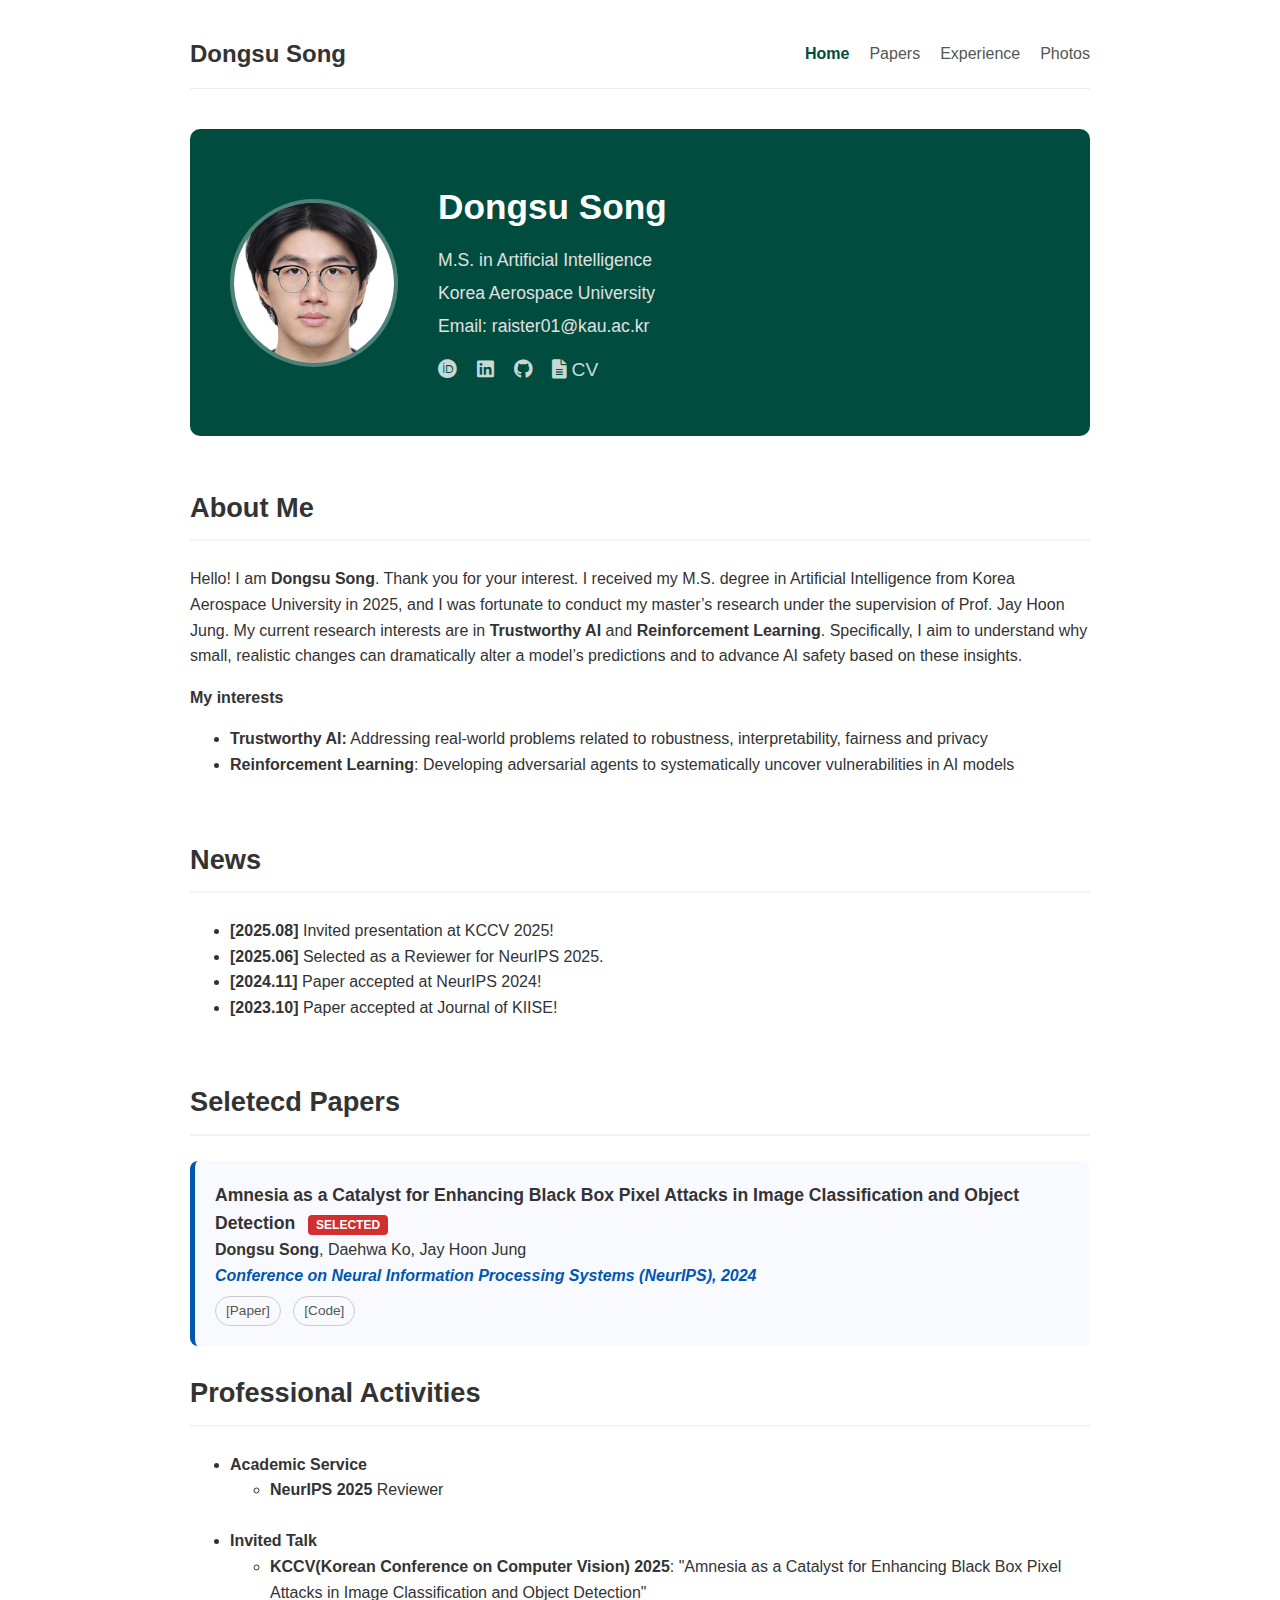
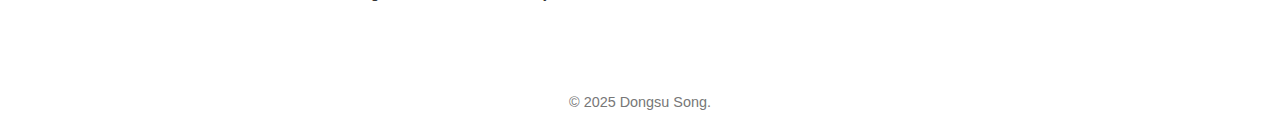
<file: index.html>
<!DOCTYPE html>
<html lang="en">
<head>
    <meta charset="UTF-8">
    <meta name="viewport" content="width=device-width, initial-scale=1.0">
    <title>Dongsu Song - Home</title>
    <link href="https://cdnjs.cloudflare.com/ajax/libs/font-awesome/6.0.0/css/all.min.css" rel="stylesheet">
    <link rel="stylesheet" href="style.css"> </head>
<body>
    <nav>
        <a href="index.html" class="nav-logo">Dongsu Song</a>
        <ul class="nav-menu">
            <li><a href="index.html" class="active">Home</a></li>
            <li><a href="publications.html">Papers</a></li>
            <li><a href="experience.html">Experience</a></li>
            <li><a href="photos.html">Photos</a></li>
        </ul>
    </nav>

    <header>
        <img src="contents/Dongsu song.jpg" alt="Dongsu Song" class="profile-photo">
        <div class="header-info">
            <h1>Dongsu Song</h1>
            <p>M.S. in Artificial Intelligence</p>
            <p>Korea Aerospace University</p>
            <p>Email: raister01@kau.ac.kr</p>
            <div class="social-links">
                <a href="https://orcid.org/0009-0006-1443-5736" target="_blank" title="ORCID"><i class="fab fa-orcid"></i>
                <a href="https://www.linkedin.com/in/dongsu-song-05a194286/" target="_blank"><i class="fab fa-linkedin"></i></a>
                <a href="https://github.com/KAU-QuantumAILab" target="_blank"><i class="fab fa-github"></i></a>
                <a href="contents/CV_Song.pdf" target="_blank"><i class="fas fa-file-alt"></i> CV</a>
            </div>
        </div>
    </header>

    <section>
        <h2>About Me</h2>
        <p>
            Hello! I am <strong>Dongsu Song</strong>. Thank you for your interest. I received my M.S. degree in Artificial Intelligence from Korea Aerospace University in 2025, 
            and I was fortunate to conduct my master’s research under the supervision of Prof. Jay Hoon Jung.
            My current research interests are in <strong>Trustworthy AI</strong> and <strong>Reinforcement Learning</strong>. Specifically, I aim to understand why small, realistic changes can dramatically alter a model’s predictions and to advance AI safety based on these insights.
        </p>
        <p><strong>My interests</strong></p>
        <ul>
            <li><strong>Trustworthy AI:</strong> Addressing real-world problems related to robustness, interpretability, fairness and privacy</li>
            <li><strong>Reinforcement Learning</strong>: Developing adversarial agents to systematically uncover vulnerabilities in AI models</li>
        </ul>  
    </section>

    <section>
        <h2>News</h2>
        <ul>
            <li><strong>[2025.08]</strong> Invited presentation at KCCV 2025!</li>
            <li><strong>[2025.06]</strong> Selected as a Reviewer for NeurIPS 2025.</li>
            <li><strong>[2024.11]</strong> Paper accepted at NeurIPS 2024!</li>
            <li><strong>[2023.10]</strong> Paper accepted at Journal of KIISE!</li>
        </ul>
    </section>
    <section>
        <h2>Seletecd Papers</h2>

        <div class="publication-item highlight-paper">
            <div class="pub-title">
                Amnesia as a Catalyst for Enhancing Black Box Pixel Attacks in Image Classification and Object Detection
                <span class="badge">Selected</span>
            </div>
            <div class="pub-authors"><strong>Dongsu Song</strong>, Daehwa Ko, Jay Hoon Jung</div>
            <div class="pub-venue">
                <strong>Conference on Neural Information Processing Systems (NeurIPS), 2024</strong>
            </div>
            <div class="pub-links">
                <a href="https://papers.nips.cc/paper_files/paper/2024/hash/9e770fcdb456400325c11d58b3a04d08-Abstract-Conference.html" target="_blank">[Paper]</a>
                <a href="https://github.com/KAU-QuantumAILab/RFPAR" target="_blank">[Code]</a>
            </div>
        </div>

    <section>
        <h2>Professional Activities</h2>
        <ul>
            <li>
                <strong>Academic Service</strong>
                <ul>
                    <li><strong>NeurIPS 2025</strong> Reviewer</li>
                </ul>
            </li>
            <br>
            <li>
                <strong>Invited Talk</strong>
                <ul>
                    <li><strong>KCCV(Korean Conference on Computer Vision) 2025</strong>: "Amnesia as a Catalyst for Enhancing Black Box Pixel Attacks in Image Classification and Object Detection"</li>
                </ul>
            </li>
            <br>
        </ul>
    </section>

        
    </section>

    <footer style="text-align: center; margin-top: 50px; color: #777; font-size: 0.9rem;">
        &copy; 2025 Dongsu Song.
    </footer>
</body>
</html>
</file>
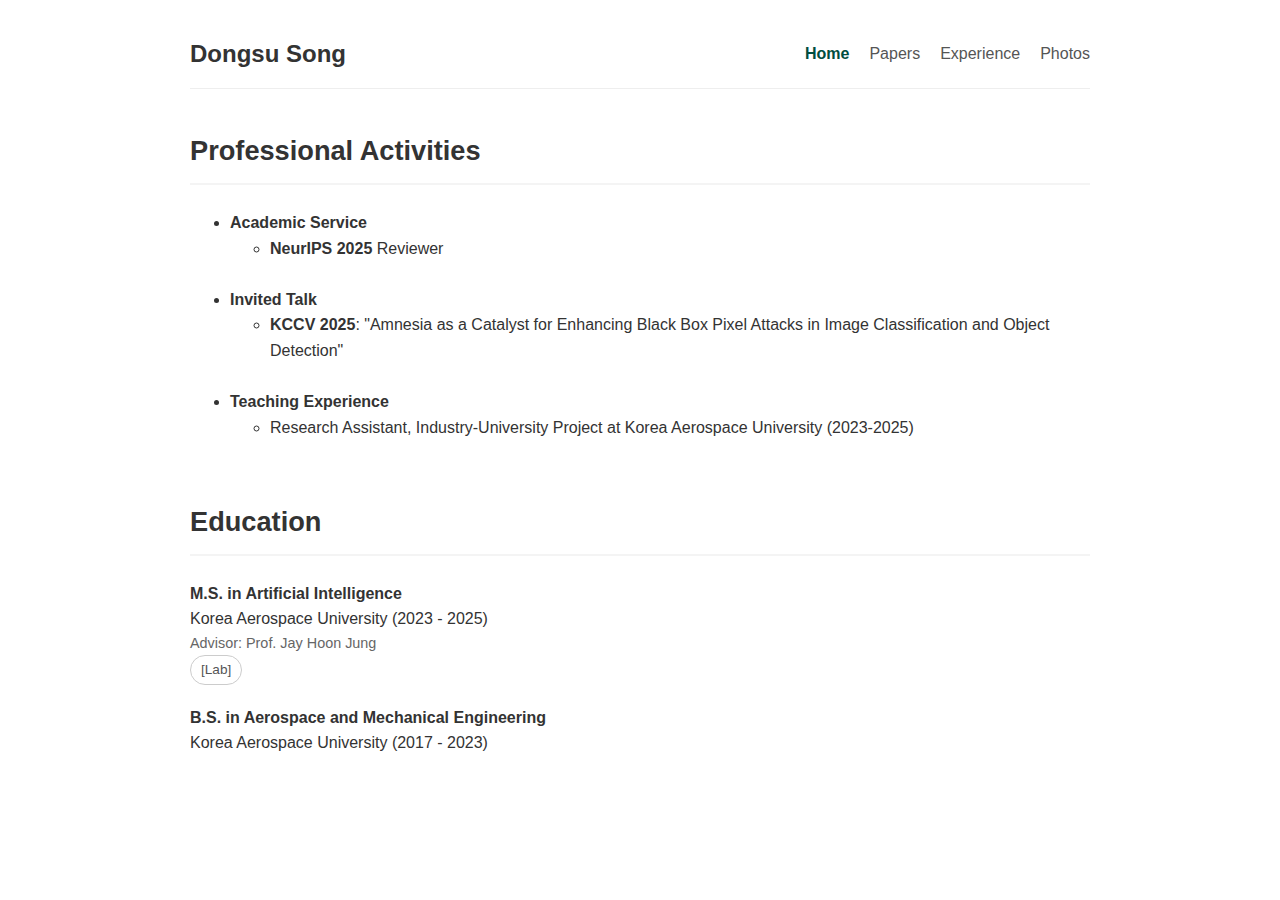
<file: experience.html>
<!DOCTYPE html>
<html lang="en">
<head>
    <meta charset="UTF-8">
    <meta name="viewport" content="width=device-width, initial-scale=1.0">
    <title>Experience - Dongsu Song</title>
    <link href="https://cdnjs.cloudflare.com/ajax/libs/font-awesome/6.0.0/css/all.min.css" rel="stylesheet">
    <link rel="stylesheet" href="style.css">
</head>
<body>
    <nav>
        <a href="index.html" class="nav-logo">Dongsu Song</a>
        <ul class="nav-menu">
            <li><a href="index.html" class="active">Home</a></li>
            <li><a href="publications.html">Papers</a></li>
            <li><a href="experience.html">Experience</a></li>
            <li><a href="photos.html">Photos</a></li>
        </ul>
    </nav>

    <section>
        <h2>Professional Activities</h2>
        <ul>
            <li>
                <strong>Academic Service</strong>
                <ul>
                    <li><strong>NeurIPS 2025</strong> Reviewer</li>
                </ul>
            </li>
            <br>
            <li>
                <strong>Invited Talk</strong>
                <ul>
                    <li><strong>KCCV 2025</strong>: "Amnesia as a Catalyst for Enhancing Black Box Pixel Attacks in Image Classification and Object Detection"</li>
                </ul>
            </li>
            <br>
            <li>
                <strong>Teaching Experience</strong>
                <ul>
                    <li>Research Assistant, Industry-University Project at Korea Aerospace University (2023-2025)</li>
                </ul>
            </li>
        </ul>
    </section>

    <section>
        <h2>Education</h2>
        <div style="margin-bottom: 20px;">
            <div style="font-weight: bold;">M.S. in Artificial Intelligence</div>
            <div>Korea Aerospace University (2023 - 2025)</div>
            <div style="color: #666; font-size: 0.9rem;">Advisor: Prof. Jay Hoon Jung</div>
            <div class="pub-links">
                <a href="#" target="https://sites.google.com/view/quantum-ai-lab/home?pli=1">[Lab]</a>
            </div>
        </div>
        <div>
            <div style="font-weight: bold;">B.S. in Aerospace and Mechanical Engineering</div>
            <div>Korea Aerospace University (2017 - 2023)</div>
        </div>
    </section>
</body>
</html>
</file>
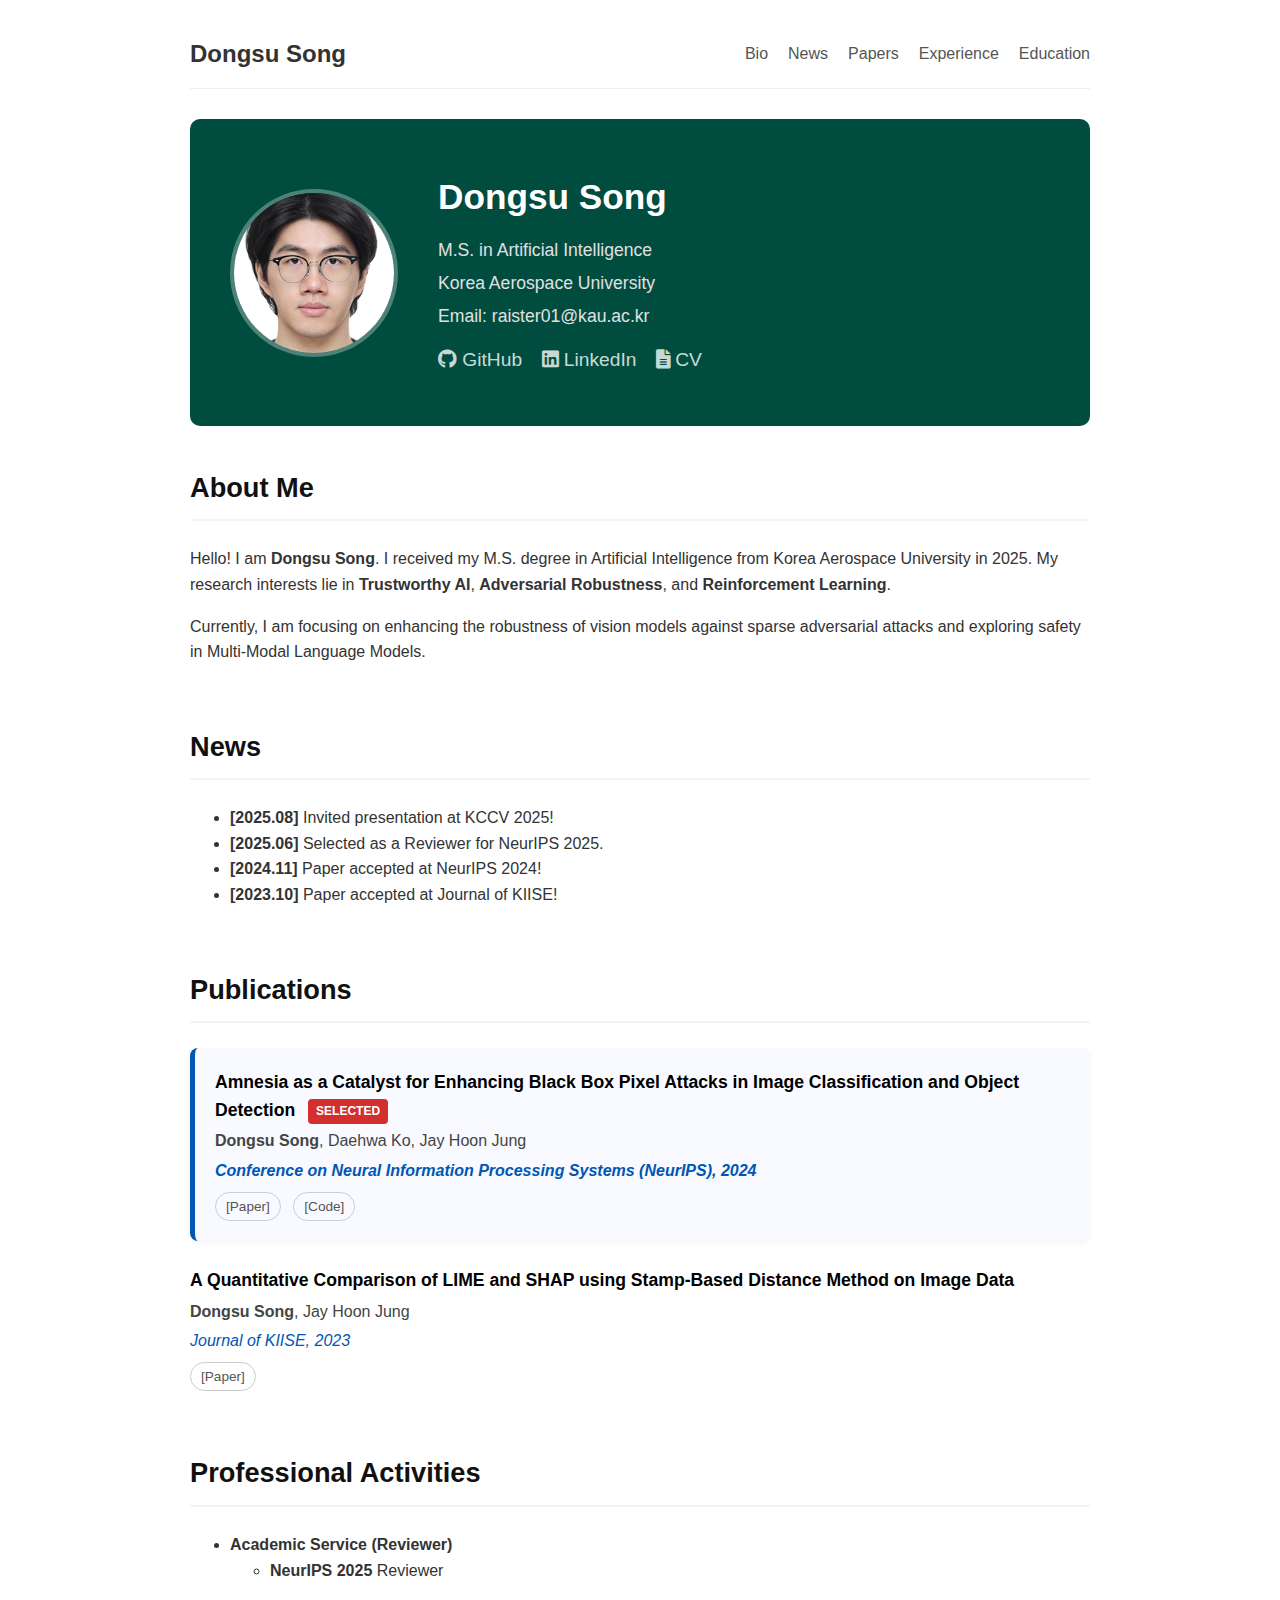
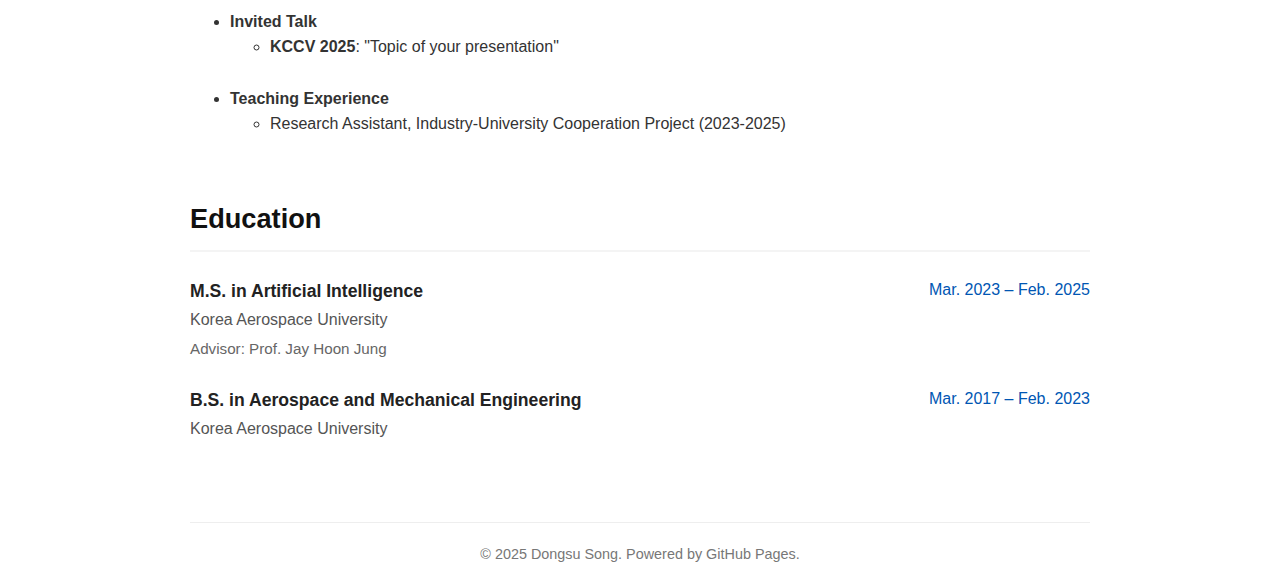
<file: index_backup.html>
<!DOCTYPE html>
<html lang="en">
<head>
    <meta charset="UTF-8">
    <meta name="viewport" content="width=device-width, initial-scale=1.0">
    <title>Dongsu Song</title>
    <link href="https://cdnjs.cloudflare.com/ajax/libs/font-awesome/6.0.0/css/all.min.css" rel="stylesheet">
    <style>
        /* 기본 설정 */
        body {
            font-family: -apple-system, BlinkMacSystemFont, "Segoe UI", Roboto, "Helvetica Neue", Arial, sans-serif;
            line-height: 1.6;
            color: #333;
            max-width: 900px;
            margin: 0 auto;
            padding: 20px;
            background-color: #fff;
        }
        /* --- 강조(Highlight) 스타일 추가 --- */

        /* 1. 중요한 논문을 감싸는 박스 스타일 */
        .highlight-paper {
            background-color: #f8faff; /* 아주 연한 파란색 배경 */
            border-left: 5px solid #0056b3; /* 왼쪽에 굵은 파란 줄 */
            padding: 20px;
            border-radius: 8px;
            box-shadow: 0 2px 5px rgba(0,0,0,0.05); /* 살짝 그림자 */
            margin-bottom: 30px; /* 아래 간격 */
        }
        
        /* 2. 'Selected' 배지 스타일 (빨간 딱지) */
        .badge {
            display: inline-block;
            background-color: #d32f2f; /* 빨간색 */
            color: white;
            font-size: 0.75rem;
            font-weight: bold;
            padding: 3px 8px;
            border-radius: 4px;
            vertical-align: middle;
            margin-left: 8px;
            text-transform: uppercase;
        }

        /* 링크 스타일 */
        a { color: #0056b3; text-decoration: none; }
        a:hover { text-decoration: underline; }

        /* --- 내비게이션 바 스타일 --- */
        nav {
            display: flex;
            justify-content: space-between;
            align-items: center;
            padding: 15px 0;
            margin-bottom: 30px;
            background-color: #fff;
            position: sticky;
            top: 0;
            z-index: 1000;
            border-bottom: 1px solid #eee;
        }
        
        .nav-logo {
            font-size: 1.5rem;
            font-weight: bold;
            color: #333;
        }
        
        .nav-menu {
            display: flex;
            list-style: none;
            margin: 0;
            padding: 0;
        }
        
        .nav-menu li { margin-left: 20px; }
        
        .nav-menu a {
            color: #555;
            font-weight: 500;
            font-size: 1rem;
            transition: color 0.3s;
        }
        
        .nav-menu a:hover { color: #0056b3; }

        /* 모바일 메뉴 설정 */
        @media (max-width: 600px) {
            nav { flex-direction: column; }
            .nav-menu { margin-top: 15px; font-size: 0.9rem; }
            .nav-menu li { margin: 0 8px; }
        }

        /* --- 헤더 (프로필) 스타일 --- */
        header {
            background-color: #004d40;
            color: white;
            padding: 50px 40px;
            border-radius: 10px;
            margin-bottom: 40px;
            display: flex;
            align-items: center;
        }
        
        .profile-photo {
            width: 160px;
            height: 160px;
            border-radius: 50%;
            object-fit: cover;
            margin-right: 40px;
            border: 4px solid rgba(255,255,255,0.3);
        }

        .header-info h1 { margin: 0 0 10px 0; font-size: 2.2rem; }
        .header-info p { margin: 5px 0; color: #e0e0e0; font-size: 1.1rem; }
        .social-links { margin-top: 15px; }
        .social-links a { margin-right: 15px; font-size: 1.2rem; color: rgba(255,255,255,0.8); }
        .social-links a:hover { color: #fff; }

        /* --- 섹션 공통 스타일 --- */
        section { 
            margin-bottom: 60px; 
            scroll-margin-top: 80px; /* 네비게이션바에 가려짐 방지 */
        }
        h2 {
            border-bottom: 2px solid #f4f4f4;
            padding-bottom: 10px;
            margin-bottom: 25px;
            font-size: 1.7rem;
            color: #111;
        }

        /* --- Education 스타일 (새로 추가됨) --- */
        .edu-item {
            margin-bottom: 25px;
            display: flex;
            justify-content: space-between;
        }
        .edu-details { flex: 1; }
        .edu-degree { font-weight: bold; font-size: 1.1rem; color: #222; }
        .edu-school { color: #555; margin-top: 2px; }
        .edu-note { font-size: 0.95rem; color: #666; margin-top: 4px; }
        .edu-date { 
            font-weight: 500; 
            color: #0056b3; 
            min-width: 140px; 
            text-align: right; 
        }

        /* --- 논문 리스트 스타일 --- */
        .publication-item { margin-bottom: 25px; }
        .pub-title { font-weight: bold; font-size: 1.1rem; color: #000; }
        .pub-authors { color: #444; margin: 4px 0; }
        .pub-venue { font-style: italic; color: #0056b3; margin-bottom: 8px; }
        .pub-links a {
            display: inline-block;
            font-size: 0.85rem;
            margin-right: 8px;
            border: 1px solid #ccc;
            padding: 3px 10px;
            border-radius: 15px;
            color: #555;
            transition: all 0.2s;
        }
        .pub-links a:hover { 
            background-color: #0056b3; 
            color: #fff; 
            border-color: #0056b3;
            text-decoration: none; 
        }

        /* 반응형 (모바일) */
        @media (max-width: 600px) {
            header { flex-direction: column; text-align: center; padding: 40px 20px; }
            .profile-photo { margin-right: 0; margin-bottom: 20px; width: 140px; height: 140px; }
            .edu-item { flex-direction: column; }
            .edu-date { text-align: left; margin-bottom: 5px; font-size: 0.9rem; }
        }
    </style>
</head>
<body>

    <nav>
        <a href="#" class="nav-logo">Dongsu Song</a>
        <ul class="nav-menu">
            <li><a href="#about">Bio</a></li>
            <li><a href="#news">News</a></li>
            <li><a href="#publications">Papers</a></li>
            <li><a href="#activities">Experience</a></li>
            <li><a href="#education">Education</a></li> 
        </ul>
    </nav>

    <header>
        <img src="contents/Dongsu song.jpg" alt="Dongsu Song" class="profile-photo">
        <div class="header-info">
            <h1>Dongsu Song</h1>
            <p>M.S. in Artificial Intelligence</p>
            <p>Korea Aerospace University </p>
            <p>Email: raister01@kau.ac.kr</p>
            
            <div class="social-links">
                <a href="https://github.com/KAU-QuantumAILab" target="_blank"><i class="fab fa-github"></i> GitHub</a>
                <a href="https://www.linkedin.com/in/dongsu-song-05a194286/" target="_blank"><i class="fab fa-linkedin"></i> LinkedIn</a>
                <a href="contents/CV_Song.pdf" target="_blank"><i class="fas fa-file-alt"></i> CV</a>
            </div>
        </div>
    </header>

    <section id="about">
        <h2>About Me</h2>
        <p>
            Hello! I am <strong>Dongsu Song</strong>. I received my M.S. degree in Artificial Intelligence from Korea Aerospace University in 2025. 
            My research interests lie in <strong>Trustworthy AI</strong>, <strong>Adversarial Robustness</strong>, and <strong>Reinforcement Learning</strong>.
        </p>
        <p>
            Currently, I am focusing on enhancing the robustness of vision models against sparse adversarial attacks and exploring safety in Multi-Modal Language Models.
        </p>
    </section>

    <section id="news">
        <h2>News</h2>
        <ul>
            <li><strong>[2025.08]</strong> Invited presentation at KCCV 2025!</li>
            <li><strong>[2025.06]</strong> Selected as a Reviewer for NeurIPS 2025.</li>
            <li><strong>[2024.11]</strong> Paper accepted at NeurIPS 2024!</li>
            <li><strong>[2023.10]</strong> Paper accepted at Journal of KIISE!</li>
        </ul>
    </section>
    

    <section id="publications">
        <h2>Publications</h2>
        
        <div class="publication-item highlight-paper">
            <div class="pub-title">
                Amnesia as a Catalyst for Enhancing Black Box Pixel Attacks in Image Classification and Object Detection
                <span class="badge">Selected</span> </div>
            <div class="pub-authors"><strong>Dongsu Song</strong>, Daehwa Ko, Jay Hoon Jung</div>
            <div class="pub-venue">
                <strong>Conference on Neural Information Processing Systems (NeurIPS), 2024</strong>
            </div>
            <div class="pub-links">
                <a href="https://papers.nips.cc/paper_files/paper/2024/hash/9e770fcdb456400325c11d58b3a04d08-Abstract-Conference.html" target="_blank">[Paper]</a>
                <a href="https://github.com/KAU-QuantumAILab/RFPAR" target="_blank">[Code]</a>
            </div>
        </div>

        <div class="publication-item">
            <div class="pub-title">A Quantitative Comparison of LIME and SHAP using Stamp-Based Distance Method on Image Data</div>
            <div class="pub-authors"><strong>Dongsu Song</strong>, Jay Hoon Jung</div>
            <div class="pub-venue">Journal of KIISE, 2023</div>
            <div class="pub-links">
                <a href="https://doi.org/10.5626/jok.2023.50.10.906" target="_blank">[Paper]</a>
            </div>
        </div>
    </section>

    <section id="activities">
        <h2>Professional Activities</h2>
        <ul>
            <li>
                <strong>Academic Service (Reviewer)</strong>
                <ul>
                    <li><strong>NeurIPS 2025</strong> Reviewer</li>
                </ul>
            </li>
            <br>
            <li>
                <strong>Invited Talk</strong>
                <ul>
                    <li><strong>KCCV 2025</strong>: "Topic of your presentation"</li>
                </ul>
            </li>
            <br>
            <li>
                <strong>Teaching Experience</strong>
                <ul>
                    <li>Research Assistant, Industry-University Cooperation Project (2023-2025)</li>
                </ul>
            </li>
        </ul>
    </section>

    <section id="education">
        <h2>Education</h2>
        
        <div class="edu-item">
            <div class="edu-details">
                <div class="edu-degree">M.S. in Artificial Intelligence</div>
                <div class="edu-school">Korea Aerospace University</div>
                <div class="edu-note">Advisor: Prof. Jay Hoon Jung</div>
            </div>
            <div class="edu-date">Mar. 2023 – Feb. 2025</div>
        </div>

        <div class="edu-item">
            <div class="edu-details">
                <div class="edu-degree">B.S. in Aerospace and Mechanical Engineering</div>
                <div class="edu-school">Korea Aerospace University</div>
            </div>
            <div class="edu-date">Mar. 2017 – Feb. 2023</div>
        </div>
    </section>

    <footer style="text-align: center; margin-top: 80px; padding-top: 20px; border-top: 1px solid #eee; font-size: 0.9rem; color: #777;">
        &copy; 2025 Dongsu Song. Powered by GitHub Pages.
    </footer>

</body>
</html>
</file>
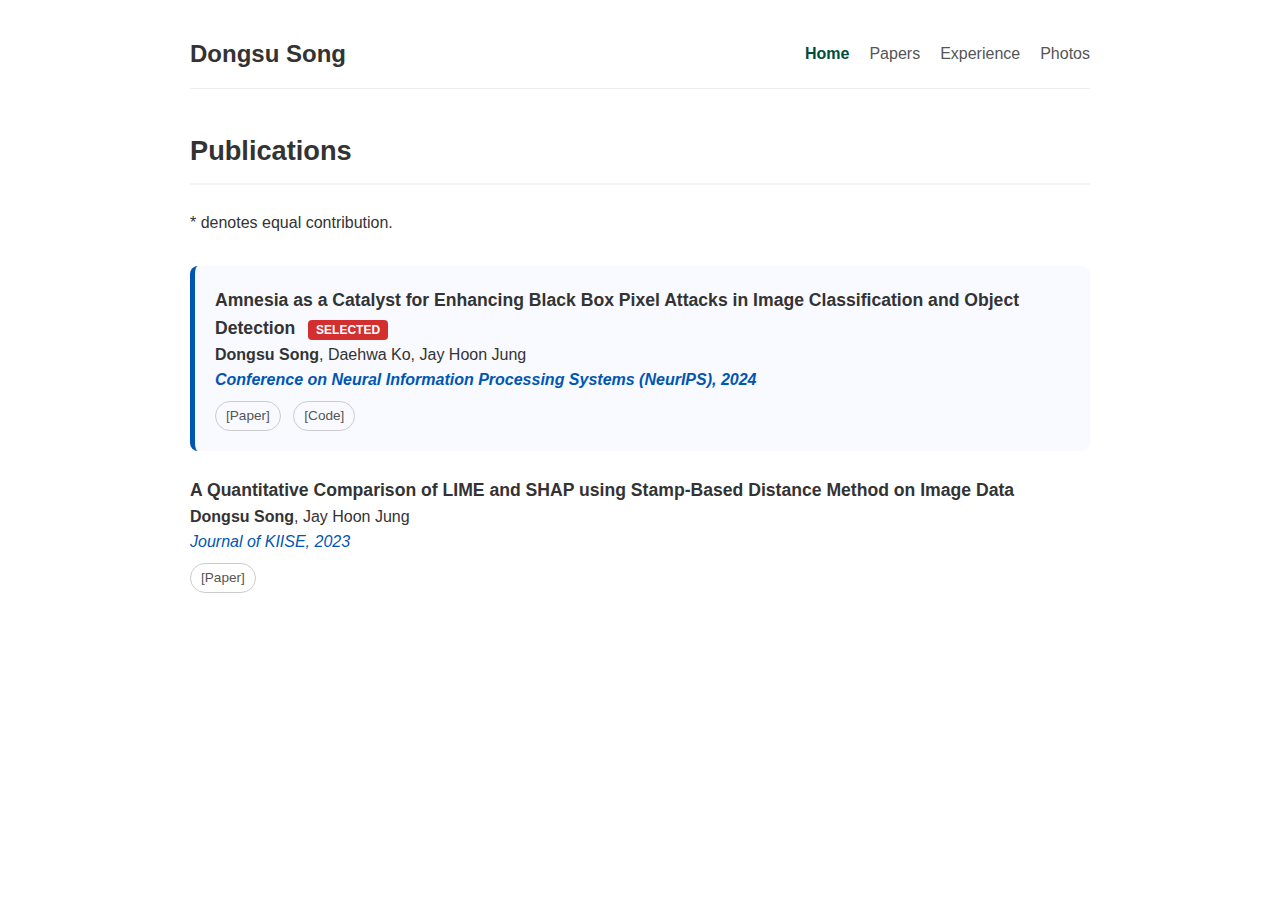
<file: publications.html>
<!DOCTYPE html>
<html lang="en">
<head>
    <meta charset="UTF-8">
    <meta name="viewport" content="width=device-width, initial-scale=1.0">
    <title>Publications - Dongsu Song</title>
    <link href="https://cdnjs.cloudflare.com/ajax/libs/font-awesome/6.0.0/css/all.min.css" rel="stylesheet">
    <link rel="stylesheet" href="style.css">
</head>
<body>
    <nav>
        <a href="index.html" class="nav-logo">Dongsu Song</a>
        <ul class="nav-menu">
            <li><a href="index.html" class="active">Home</a></li>
            <li><a href="publications.html">Papers</a></li>
            <li><a href="experience.html">Experience</a></li>
            <li><a href="photos.html">Photos</a></li>
        </ul>
    </nav>

    <section>
        <h2>Publications</h2>
        <p style="margin-bottom: 30px;">* denotes equal contribution.</p>

        <div class="publication-item highlight-paper">
            <div class="pub-title">
                Amnesia as a Catalyst for Enhancing Black Box Pixel Attacks in Image Classification and Object Detection
                <span class="badge">Selected</span>
            </div>
            <div class="pub-authors"><strong>Dongsu Song</strong>, Daehwa Ko, Jay Hoon Jung</div>
            <div class="pub-venue">
                <strong>Conference on Neural Information Processing Systems (NeurIPS), 2024</strong>
            </div>
            <div class="pub-links">
                <a href="#" target="_blank">[Paper]</a>
                <a href="#" target="_blank">[Code]</a>
            </div>
        </div>

        <div class="publication-item">
            <div class="pub-title">A Quantitative Comparison of LIME and SHAP using Stamp-Based Distance Method on Image Data</div>
            <div class="pub-authors"><strong>Dongsu Song</strong>, Jay Hoon Jung</div>
            <div class="pub-venue">Journal of KIISE, 2023</div>
            <div class="pub-links">
                <a href="#" target="_blank">[Paper]</a>
            </div>
        </div>
    </section>
</body>
</html>
</file>
<file: style.css>
/* style.css */
body {
    font-family: -apple-system, BlinkMacSystemFont, "Segoe UI", Roboto, "Helvetica Neue", Arial, sans-serif;
    line-height: 1.6;
    color: #333;
    max-width: 900px;
    margin: 0 auto;
    padding: 20px;
    background-color: #fff;
}
a { color: #0056b3; text-decoration: none; }
a:hover { text-decoration: underline; }

/* 내비게이션 바 */
nav {
    display: flex; justify-content: space-between; align-items: center;
    padding: 15px 0; margin-bottom: 40px; border-bottom: 1px solid #eee;
}
.nav-logo { font-size: 1.5rem; font-weight: bold; color: #333; }
.nav-menu { display: flex; list-style: none; padding: 0; margin: 0; }
.nav-menu li { margin-left: 20px; }
.nav-menu a { color: #555; font-weight: 500; font-size: 1rem; }
.nav-menu a:hover, .nav-menu a.active { color: #004d40; font-weight: bold; }

/* 헤더 & 프로필 */
header {
    background-color: #004d40; color: white; padding: 50px 40px;
    border-radius: 10px; margin-bottom: 50px; display: flex; align-items: center;
}
.profile-photo {
    width: 160px; height: 160px; border-radius: 50%; object-fit: cover;
    margin-right: 40px; border: 4px solid rgba(255,255,255,0.3);
}
.header-info h1 { margin: 0 0 10px 0; font-size: 2.2rem; }
.header-info p { margin: 5px 0; color: #e0e0e0; font-size: 1.1rem; }
.social-links { margin-top: 15px; }
.social-links a { margin-right: 15px; color: rgba(255,255,255,0.8); font-size: 1.2rem; }
.social-links a:hover { color: #fff; }

/* 섹션 공통 */
section { margin-bottom: 60px; }
h2 { border-bottom: 2px solid #f4f4f4; padding-bottom: 10px; margin-bottom: 25px; font-size: 1.7rem; }

/* 논문 강조 스타일 */
.highlight-paper {
    background-color: #f8faff; border-left: 5px solid #0056b3;
    padding: 20px; border-radius: 8px; margin-bottom: 30px;
}
.badge {
    background-color: #d32f2f; color: white; font-size: 0.75rem; font-weight: bold;
    padding: 3px 8px; border-radius: 4px; margin-left: 8px; text-transform: uppercase;
}
.publication-item { margin-bottom: 25px; }
.pub-title { font-weight: bold; font-size: 1.1rem; }
.pub-venue { font-style: italic; color: #0056b3; margin-bottom: 8px; }
.pub-links a {
    display: inline-block; font-size: 0.85rem; margin-right: 8px; border: 1px solid #ccc;
    padding: 3px 10px; border-radius: 15px; color: #555;
}
.pub-links a:hover { background-color: #0056b3; color: white; border-color: #0056b3; text-decoration: none; }

/* 모바일 */
@media (max-width: 600px) {
    header { flex-direction: column; text-align: center; }
    nav { flex-direction: column; } .nav-menu { margin-top: 15px; }
    .profile-photo { margin-right: 0; margin-bottom: 20px; }
}
</file>
